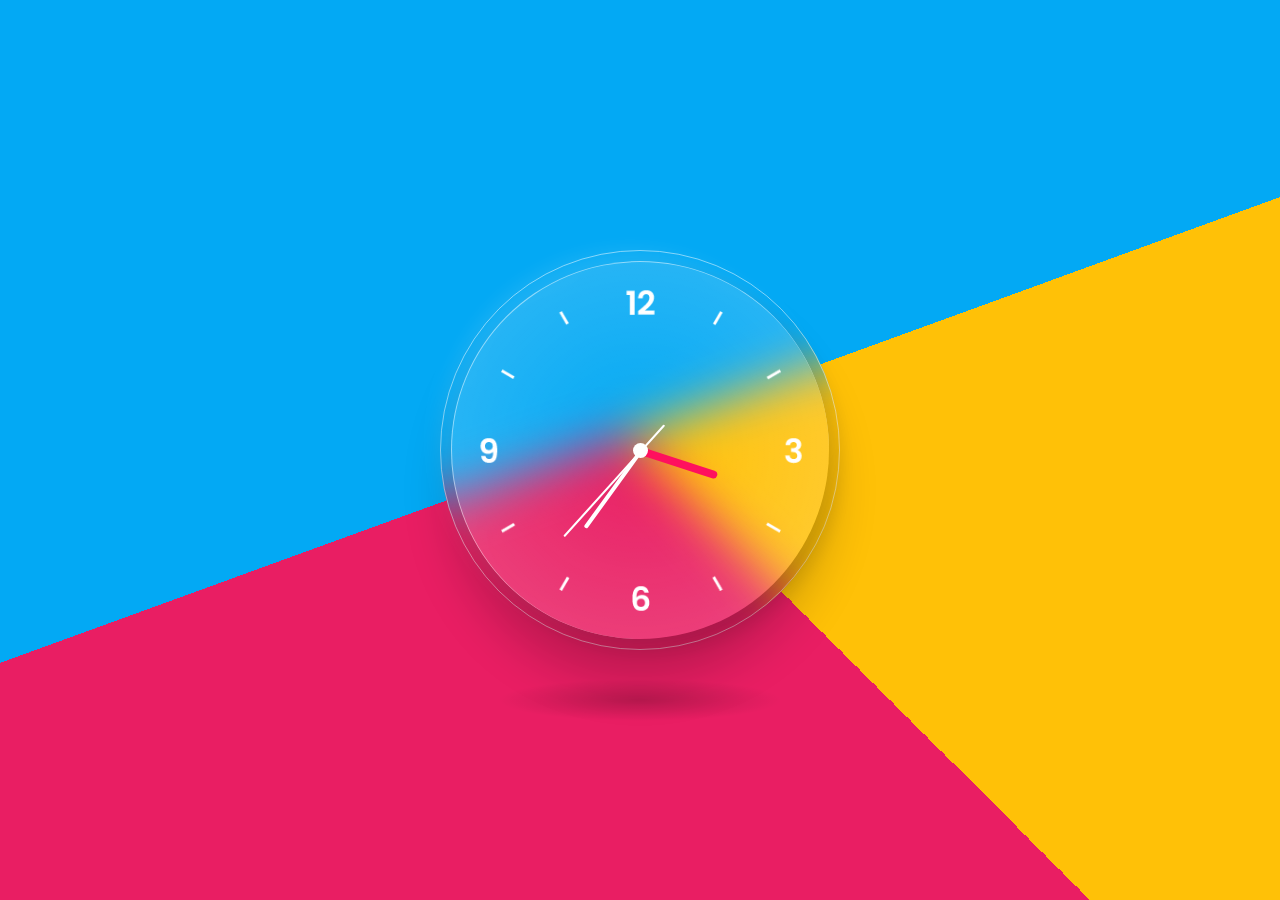
<file: clock/index.html>
<!DOCTYPE html>
<html lang="en">
<head>
    <meta charset="UTF-8">
    <meta name="viewport" content="width=device-width, initial-scale=1.0">
    <title>Clock</title>
    <link rel="stylesheet" href="clock.css">
</head>
<body>
    <div class="container">
        <div class="box">
            <div class="clock">
                <div class="hour">
                    <div class="hr" id="hr"></div>
                </div>
                <div class="min">
                    <div class="mn" id="mn"></div>
                </div>
                <div class="sec">
                    <div class="sc" id="sc"></div>
                </div>
            </div>
        </div>
    </div>
    <script>
        const deg = 6;
        const hr =document.querySelector('#hr');
        const mn =document.querySelector('#mn');
        const sc =document.querySelector('#sc');

        setInterval(() =>{
            let day = new Date();
            let hh = day.getHours() * 30;
            let mm = day.getMinutes() * deg;
            let ss = day.getSeconds() * deg;

            hr.style.transform = `rotateZ(${hh+(mm/12)}deg)`;
            mn.style.transform = `rotateZ(${(mm)}deg)`;
            sc.style.transform = `rotateZ(${(ss)}deg)`;
            })
    </script>
    </bodsc
</html>
</file>
<file: clock/clock.css>
*{
    margin: 0;
    padding: 0;
    box-sizing: border-box;
}
body{
    display: flex;
    justify-content: center;
    align-items: center;
    min-height: 100vh;
}
body::before{
    content: '';
    position: absolute;
    top: 0;
    left: 0;
    width: 100%;
    height: 100%;
    background: linear-gradient(45deg, #e91e63,#e91e63 50%,
                #ffc107 50%, #ffc107);
}
body::after{
    content: '';
    position: absolute;
    top: -20px;
    left: 0;
    width: 100%;
    height: 100%;
    background: linear-gradient(160deg, #03a9f4,#03a9f4 50%,
                transparent 50%, transparent);
    animation: animate 5s ease-in-out infinite;
}
@keyframes animate{
    0%,100%{
        transform: translateY(10px);
    }
    50%{
        transform: translateY(-10px);
    }
}
.container{
    position: relative;
}
.container::before{
    content: '';
    position: absolute;
    bottom: -80px;
    width: 100%;
    height: 60px;
    background: radial-gradient(rgba(0,0,0,0.2),
                transparent,transparent);
    border-radius: 50%;
}
.box{
    position: relative;
    z-index: 1;
    width: 400px;
    height: 400px;
    backdrop-filter: blur(25px);
    border-radius: 50%;
    border: 1px solid rgba(255,255,255,0.5);
    animation: animate 5s ease-in-out infinite;
    animation-delay: -2.5s;
}
.clock{
    position: absolute;
    top: 10px;
    left: 10px;
    right: 10px;
    bottom: 10px;
    display: flex;
    justify-content: center;
    align-items: center;
    background: radial-gradient(transparent, rgba(255,255,255,0.2)),url(clock.png);
    background-size: cover;
    border-radius: 50%;
    backdrop-filter: blur(25px);
    border: 1px solid rgba(255,255,255,0.5);
    border-bottom: none;
    border-right: none;
    box-shadow: -10px -10px 20px rgba(255,255,255,0.1),
                10px 10px 20px rgba(0,0,0,0.1),
                0px 40px 50px rgba(0,0,0,0.2);

}
.clock::before{
    content: '';
    position: absolute;
    width: 15px;
    height: 15px;
    background: #fff;
    border-radius: 50%;
    z-index: 10000;
}
.hour,
.min,
.sec{
    position: absolute;
}
.hour, .hr{
    width: 160px;
    height: 160px;
}
.min, .mn{
    width: 190px;
    height: 190px;
}
.sec, .sc{
    width: 230px;
    height: 230px;
}
.hr, .mn, .sc{
    display: flex;
    justify-content: center;
    position: absolute;
    border-radius: 50%;
}
.hr::before{
    content: '';
    position: absolute;
    width: 8px;
    height: 80px;
    background: #ff105e;
    z-index: 11;
    border-radius: 6px;
}
.mn::before{
    content: '';
    position: absolute;
    width: 4px;
    height: 90px;
    background: #ffffff;
    z-index: 12;
    border-radius: 6px;
}
.sc::before{
    content: '';
    position: absolute;
    width: 2px;
    height: 150px;
    background: #fff;
    z-index: 12;
    border-radius: 6px;
}
</file>
